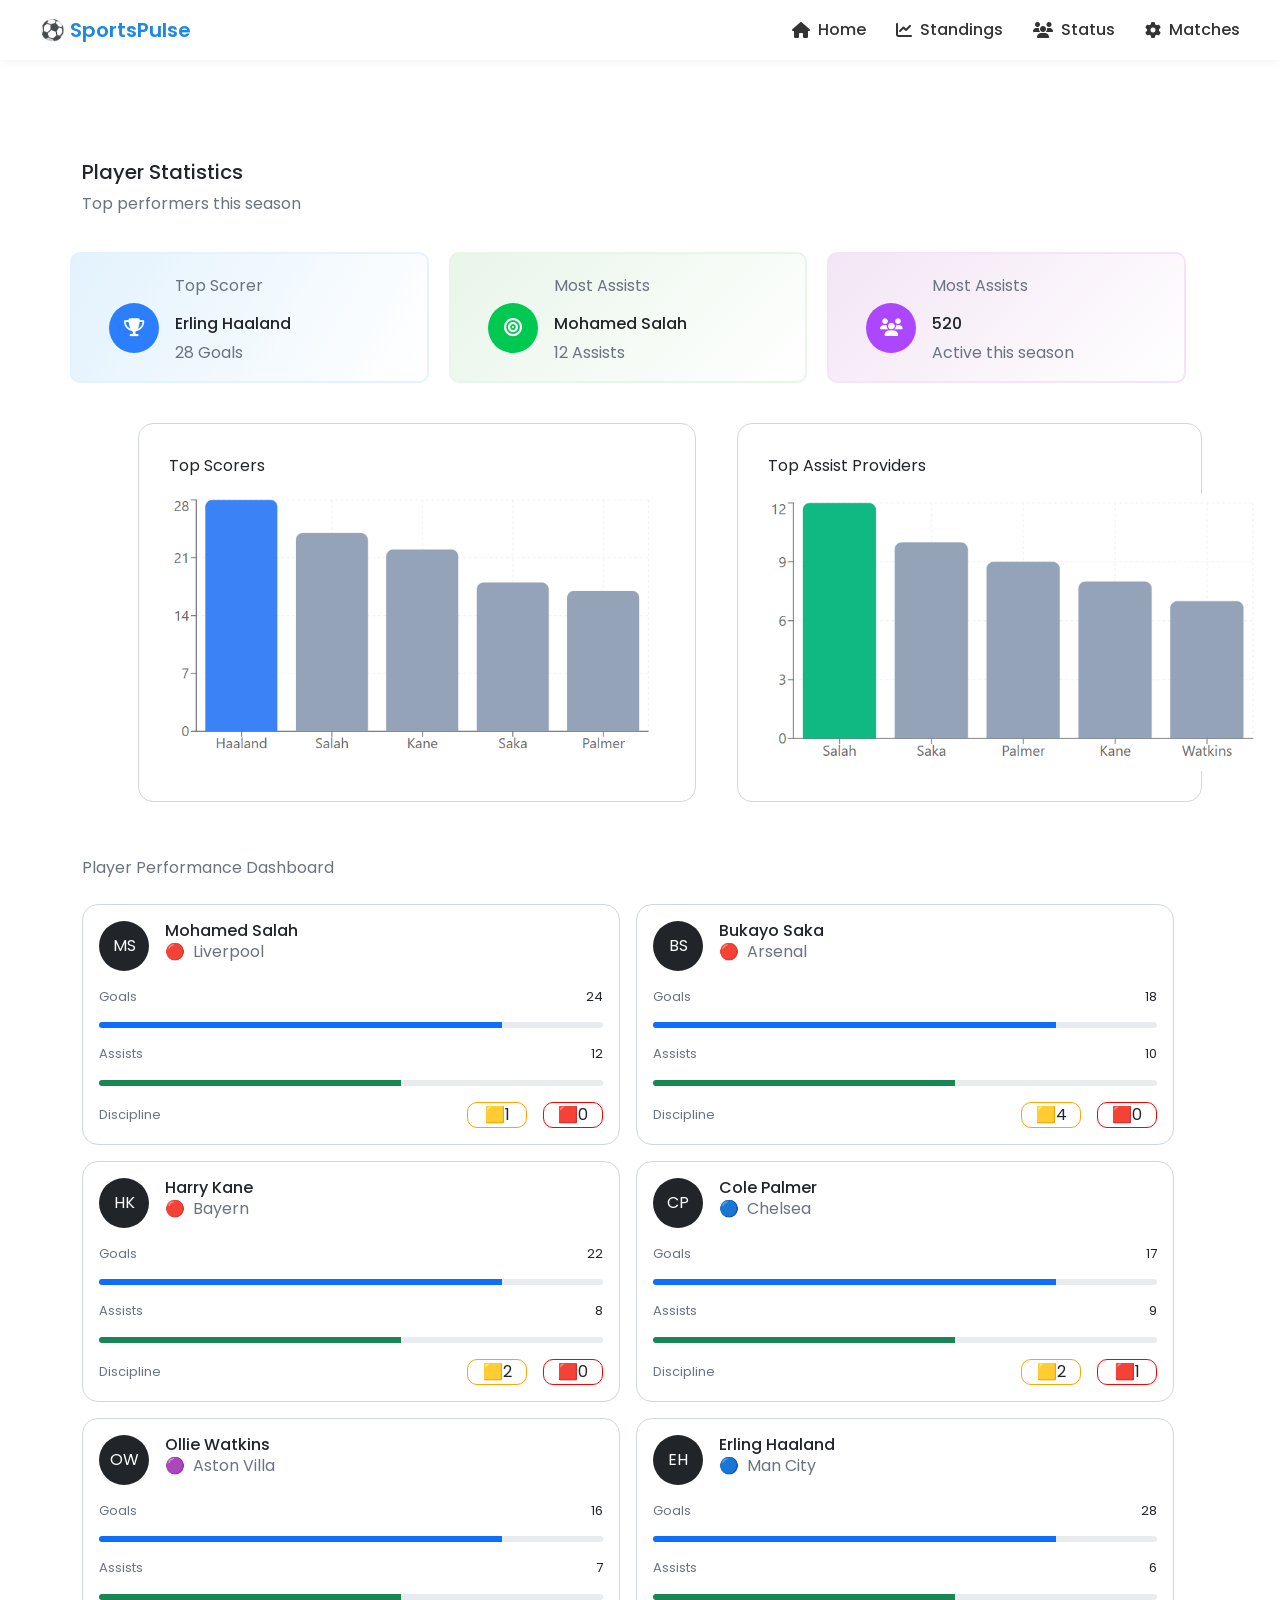
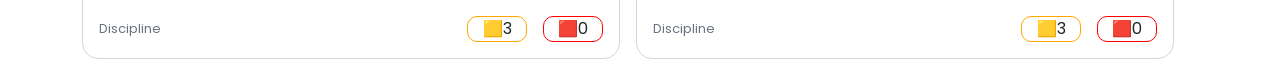
<file: index.html>
<!DOCTYPE html>
<html lang="en">
<head>
    <meta charset="UTF-8">
    <meta name="viewport" content="width=device-width, initial-scale=1.0">
    <title>SportsPulse</title>
    <link href="https://cdn.jsdelivr.net/npm/bootstrap@5.3.8/dist/css/bootstrap.min.css" rel="stylesheet" integrity="sha384-sRIl4kxILFvY47J16cr9ZwB07vP4J8+LH7qKQnuqkuIAvNWLzeN8tE5YBujZqJLB" crossorigin="anonymous">
    <link
  rel="stylesheet"
  href="https://cdnjs.cloudflare.com/ajax/libs/font-awesome/6.5.2/css/all.min.css"
  integrity="sha512-DTOQO9RWCH3ppGqcWaEA1BIZOC6xxalwEsw9c2QQeAIftl+Vegovlnee1c9QX4TctnWMn13TZye+giMm8e2LwA=="
  crossorigin="anonymous"
  referrerpolicy="no-referrer"
/>

<link href="https://fonts.googleapis.com/css2?family=Poppins:wght@400;500;600&display=swap" rel="stylesheet">

<link
  rel="stylesheet"
  href="https://cdnjs.cloudflare.com/ajax/libs/font-awesome/6.6.0/css/all.min.css"
  integrity="sha512-Kc323vGBEqzTmouAECnVceyQqyqdsSiqLQISBL29aUW4U/M7pSPA/gEUZQqv1cwx4OnYxTxve5UMg5GT6L4JJg=="
  crossorigin="anonymous"
  referrerpolicy="no-referrer"
/>

    <link rel="stylesheet" href="index.css">
</head>
<body>
   <nav class="navbar">
  <div class="logo">⚽ SportsPulse</div>

  <ul class="nav-links">
    <li><a href="#"><i class="fa-solid fa-house"></i> <span>Home</span></a></li>
    <li><a href="#"><i class="fa-solid fa-chart-line"></i> <span>Standings</span></a></li>
    <li><a href="#Status"><i class="fa-solid fa-users"></i> <span>Status</span></a></li>
    <li><a href="#"><i class="fa-solid fa-gear"></i> <span>Matches</span></a></li>
  </ul>
</nav>

    <main class="container w-100">
     <section class="player d-flex flex-column row">
      <article class="col">
        <h5>Player Statistics</h5>
        <p class="light">Top performers this season</p>
      </article>
 
      <section class="col-12 d-flex justify-content-between row box-card ">
        <!--first-->
        <article class="cards col-12 col-md-4 d-flex ">
        <div class="rounded-circle text-center me-3 d-flex justify-content-center icons one icons align-self-center col-3">
             <i class="fa-solid fa-trophy"></i>
        </div>
        <div class="d-flex flex-column align-items-start justify-content-end">
            <p>Top Scorer</p>
         <h6>Erling Haaland</h6>
         <p>28 Goals</p>
        </div>
         
        </article>


<!--second-->
        <article class="cards col-12 col-md-4  d-flex ">
        
        <div class="rounded-circle text-center two me-3 d-flex justify-content-center icons icons align-self-center col-3">
              <i class="fa-solid fa-bullseye"></i>
        </div>
         <div class="d-flex flex-column align-items-start justify-content-center">
            <p>Most Assists</p>
         <h6>Mohamed Salah</h6>
         <p>12 Assists</p>
         </div>
        </article>
     
     <!--third-->
        <article class="cards col-12 col-md-4  d-flex ">
        
        <div class="rounded-circle text-center three me-3 d-flex justify-content-center icons align-self-center col-3">
            <i class="fa-solid fa-users"></i>
           
        </div>
         <div class="d-flex flex-column align-items-start justify-content-center">
            <p>Most Assists</p>
         <h6>520</h6>
         <p>Active this season</p>
         </div>
        </article>
     
      </section>
       


      <section class="d-flex row gap-3 charts justify-content-evenly">
        <section class="col-lg-6 col-12 chart">
             <p>Top Scorers</p>
            <img src="Screenshot 2025-10-13 131412.png" alt="">
        </section>
        <section class="col-lg-5 col-12 chart">
             <p>Top Assist Providers</p>
            <img src="Screenshot 2025-10-13 131448.png" alt="">
        </section>
      </section>


      <section class="performance d-flex row">
        
        <section class=" py-4">
  <p class="mb-4 light">Player Performance Dashboard</p>

  <div class="row g-3">
   <!--1-->
    <div class="col-12 col-md-6">
      <div class="card p-3 ">
        <div class="d-flex align-items-start gap-3">
          <div class="rounded-circle bg-dark   text-white d-flex align-items-center justify-content-center" style="width:50px; height:50px;">
            MS
          </div>
          <article>
            <h6 class="mb-0">Mohamed Salah</h6>
            <div class="d-flex align-items-center gap-2">
              <span>🔴</span>
              <div class="light">Liverpool</div>
            </div>
          </article>
        </div>

        <div class="mt-3">
          <div class="d-flex justify-content-between">
            <p class="light mb-1">Goals</p>
            <p>24</p>
          </div>
          <div class="progress" style="height:6px;">
            <div class="progress-bar bg-primary" style="width: 80%;"></div>
          </div>
        </div>

        <div class="mt-3">
         <div class="d-flex justify-content-between">
           <p class="light mb-1">Assists</p>
           <p>12</p>
         </div>
          <div class="progress" style="height:6px;">
            <div class="progress-bar bg-success" style="width: 60%;"></div>
          </div>
        </div>

        <div class="mt-3 d-flex justify-content-between align-items-center">
          <p class="light mb-0">Discipline</p>
          <div class="d-flex gap-3 ">
            <div class="points text-center" style="border-color: orange;">
            🟨1 
          </div>
          <div class="points text-center red" style="border-color: red;">
            🟥0 
          </div>
          </div>
        </div>
      </div>
    </div>

    <!--2-->

    <div class="col-12 col-md-6">
      <div class="card p-3 ">
        <div class="d-flex align-items-start gap-3">
          <div class="rounded-circle bg-dark   text-white d-flex align-items-center justify-content-center" style="width:50px; height:50px;">
            BS
          </div>
          <article>
            <h6 class="mb-0">Bukayo Saka</h6>
            <div class="d-flex align-items-center gap-2">
              <span>🔴</span>
              <div class="light">Arsenal</div>
            </div>
          </article>
        </div>

        <div class="mt-3">
          <div class="d-flex justify-content-between">
            <p class="light mb-1">Goals</p>
            <p>18</p>
          </div>
          <div class="progress" style="height:6px;">
            <div class="progress-bar bg-primary" style="width: 80%;"></div>
          </div>
        </div>

        <div class="mt-3">
         <div class="d-flex justify-content-between">
           <p class="light mb-1">Assists</p>
           <p>10</p>
         </div>
          <div class="progress" style="height:6px;">
            <div class="progress-bar bg-success" style="width: 60%;"></div>
          </div>
        </div>

        <div class="mt-3 d-flex justify-content-between align-items-center">
          <p class="light mb-0">Discipline</p>
          <div class="d-flex gap-3 ">
            <div class="points text-center" style="border-color: orange;">
            🟨4
          </div>
          <div class="points text-center red" style="border-color: red;">
            🟥0 
          </div>
          </div>
        </div>
      </div>
    </div>

    <!--3-->
    <div class="col-12 col-md-6">
      <div class="card p-3 ">
        <div class="d-flex align-items-start gap-3">
          <div class="rounded-circle bg-dark   text-white d-flex align-items-center justify-content-center" style="width:50px; height:50px;">
            HK
          </div>
          <article>
            <h6 class="mb-0">Harry Kane</h6>
            <div class="d-flex align-items-center gap-2">
              <span>🔴</span>
              <div class="light">Bayern</div>
            </div>
          </article>
        </div>

        <div class="mt-3">
          <div class="d-flex justify-content-between">
            <p class="light mb-1">Goals</p>
            <p>22</p>
          </div>
          <div class="progress" style="height:6px;">
            <div class="progress-bar bg-primary" style="width: 80%;"></div>
          </div>
        </div>

        <div class="mt-3">
         <div class="d-flex justify-content-between">
           <p class="light mb-1">Assists</p>
           <p>8</p>
         </div>
          <div class="progress" style="height:6px;">
            <div class="progress-bar bg-success" style="width: 60%;"></div>
          </div>
        </div>

        <div class="mt-3 d-flex justify-content-between align-items-center">
          <p class="light mb-0">Discipline</p>
          <div class="d-flex gap-3 ">
            <div class="points text-center" style="border-color: orange;">
            🟨2
          </div>
          <div class="points text-center red" style="border-color: red;">
            🟥0 
          </div>
          </div>
        </div>
      </div>
    </div>

    <!--4-->
    <div class="col-12 col-md-6">
      <div class="card p-3 ">
        <div class="d-flex align-items-start gap-3">
          <div class="rounded-circle bg-dark   text-white d-flex align-items-center justify-content-center" style="width:50px; height:50px;">
            CP
          </div>
          <article>
            <h6 class="mb-0">Cole Palmer</h6>
            <div class="d-flex align-items-center gap-2">
              <span>🔵</span>
              <div class="light">Chelsea</div>
            </div>
          </article>
        </div>

        <div class="mt-3">
          <div class="d-flex justify-content-between">
            <p class="light mb-1">Goals</p>
            <p>17</p>
          </div>
          <div class="progress" style="height:6px;">
            <div class="progress-bar bg-primary" style="width: 80%;"></div>
          </div>
        </div>

        <div class="mt-3">
         <div class="d-flex justify-content-between">
           <p class="light mb-1">Assists</p>
           <p>9</p>
         </div>
          <div class="progress" style="height:6px;">
            <div class="progress-bar bg-success" style="width: 60%;"></div>
          </div>
        </div>

        <div class="mt-3 d-flex justify-content-between align-items-center">
          <p class="light mb-0">Discipline</p>
          <div class="d-flex gap-3 ">
            <div class="points text-center" style="border-color: orange;">
            🟨2
          </div>
          <div class="points text-center red" style="border-color: red;">
            🟥1
          </div>
          </div>
        </div>
      </div>
    </div>

    <!--5-->
    <div class="col-12 col-md-6">
      <div class="card p-3 ">
        <div class="d-flex align-items-start gap-3">
          <div class="rounded-circle bg-dark   text-white d-flex align-items-center justify-content-center" style="width:50px; height:50px;">
           OW
          </div>
          <article>
            <h6 class="mb-0">Ollie Watkins</h6>
            <div class="d-flex align-items-center gap-2">
              <span>🟣</span>
              <div class="light">Aston Villa</div>
            </div>
          </article>
        </div>

        <div class="mt-3">
          <div class="d-flex justify-content-between">
            <p class="light mb-1">Goals</p>
            <p>16</p>
          </div>
          <div class="progress" style="height:6px;">
            <div class="progress-bar bg-primary" style="width: 80%;"></div>
          </div>
        </div>

        <div class="mt-3">
         <div class="d-flex justify-content-between">
           <p class="light mb-1">Assists</p>
           <p>7</p>
         </div>
          <div class="progress" style="height:6px;">
            <div class="progress-bar bg-success" style="width: 60%;"></div>
          </div>
        </div>

        <div class="mt-3 d-flex justify-content-between align-items-center">
          <p class="light mb-0">Discipline</p>
          <div class="d-flex gap-3 ">
            <div class="points text-center" style="border-color: orange;">
            🟨3
          </div>
          <div class="points text-center red" style="border-color: red;">
            🟥0 
          </div>
          </div>
        </div>
      </div>
    </div>


    <!--6-->
    <div class="col-12 col-md-6">
      <div class="card p-3 ">
        <div class="d-flex align-items-start gap-3">
          <div class="rounded-circle bg-dark   text-white d-flex align-items-center justify-content-center" style="width:50px; height:50px;">
           EH
          </div>
          <article>
            <h6 class="mb-0">Erling Haaland</h6>
            <div class="d-flex align-items-center gap-2">
              <span>🔵</span>
              <div class="light">Man City</div>
            </div>
          </article>
        </div>

        <div class="mt-3">
          <div class="d-flex justify-content-between">
            <p class="light mb-1">Goals</p>
            <p>28</p>
          </div>
          <div class="progress" style="height:6px;">
            <div class="progress-bar bg-primary" style="width: 80%;"></div>
          </div>
        </div>

        <div class="mt-3">
         <div class="d-flex justify-content-between">
           <p class="light mb-1">Assists</p>
           <p>6</p>
         </div>
          <div class="progress" style="height:6px;">
            <div class="progress-bar bg-success" style="width: 60%;"></div>
          </div>
        </div>

        <div class="mt-3 d-flex justify-content-between align-items-center">
          <p class="light mb-0">Discipline</p>
          <div class="d-flex gap-3 ">
            <div class="points text-center" style="border-color: orange;">
            🟨3
          </div>
          <div class="points text-center red" style="border-color: red;">
            🟥0 
          </div>
          </div>
        </div>
      </div>
    </div>

    

    
      </div>
    </div>

  </div>
</section>

     
     </section>
    </main>
</body>
</html>
</file>
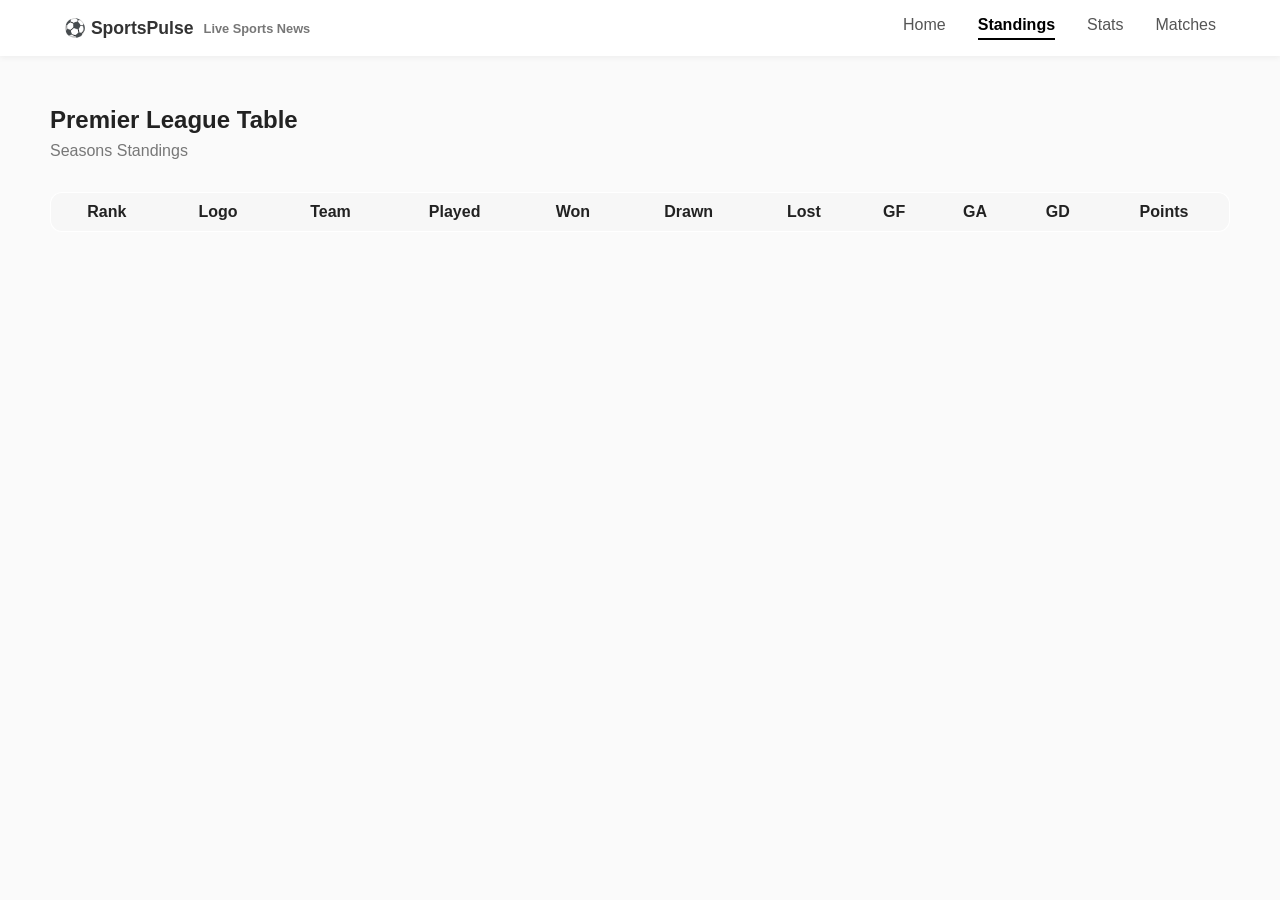
<file: standingsTableBage.html>
<!DOCTYPE html>
<html lang="en">

<head>
  <meta charset="UTF-8" />
  <meta name="viewport" content="width=device-width, initial-scale=1.0" />
  <title>Premier League Table</title>
  <link rel="stylesheet" href="style.css">
</head>

<body>
  <nav>
    <div class="logo">
      ⚽ SportsPulse <span>Live Sports News</span>
    </div>
    <div class="nav-links">
      <a href="#">Home</a>
      <a href="#" class="active">Standings</a>
      <a href="#">Stats</a>
      <a href="#">Matches</a>
    </div>
  </nav>

  <main>
    <h2>Premier League Table</h2>
    <p class="subtitle"><span id="season"></span> Seasons Standings</p>
    <table>
      <thead>
        <tr>
          <th>Rank</th>
          <th>Logo</th>
          <th>Team</th>
          <th>Played</th>
          <th>Won</th>
          <th>Drawn</th>
          <th>Lost</th>
          <th>GF</th>
          <th>GA</th>
          <th>GD</th>
          <th>Points</th>
        </tr>
      </thead>
      <tbody id="tbody">
      </tbody>
    </table>
  </main>
  <script src="script.js"></script>
</body>

</html>
</file>
<file: index.css>
body {
      font-family: "Poppins", sans-serif;
    }
    :root{

        --light :#6B7280;
        --card-blue: #e3f2fd;    
        --card-green: #e8f5e9;    
        --card-purple: #f3e5f5;
        --border: #d0d7de; 
    }
    .container{
       
    }

    /* Navbar style */
.navbar {
  width: 100%;
  background: #fff;
  box-shadow: 0 2px 10px rgba(0,0,0,0.05);
  padding: 15px 40px;
  display: flex;
  align-items: center;
  justify-content: space-between;
  position: sticky;
  top: 0;
  z-index: 1000;
}

.logo {
  font-weight: 600;
  font-size: 20px;
  color: var(--primary, #1e88e5);
}

.nav-links {
  list-style: none;
  display: flex;
  gap: 30px;
  margin: 0;
  padding: 0;
}

.nav-links li a {
  text-decoration: none;
  color: #333;
  font-weight: 500;
  display: flex;
  align-items: center;
  gap: 8px;
  transition: color 0.3s;
}

.nav-links li a:hover {
  color: var(--primary, #1e88e5);
}

@media (max-width: 768px) {
  .nav-links li a span {
    display: none; 
  }
  
  .nav-links {
    gap: 20px; 
  }
  
  .nav-links i {
    font-size: 20px;
  }
}

.player{
    margin-top: 100px;
}
.box-card{
  display: flex;
  gap: 20px; 
  justify-content: space-between;
  margin-top: 20px;
  width: 100% !important;
  
}
.cards > div >p,
.light{
    color: var(--light);
}
.cards{
    border-radius: 10px;
    transition: transform 0.3s ease, box-shadow 0.3s ease;
   padding-top: 20px !important;
   
    flex: 1 1 calc(33.333% - 20px);
  box-sizing: border-box;
}
 @media (max-width: 768px) {
  .cards {
    flex: 1 1 100%;
  }
}
.cards:hover {
  transform: translateY(-5px);
  box-shadow: 0 4px 15px rgba(0,0,0,0.1);
}
.cards:nth-child(1) {
  background: linear-gradient(120deg, #e3f2fd, #ffffff);
  border: 2px solid var(--card-blue);
}
.cards:nth-child(2) {
  background: linear-gradient(135deg, #e8f5e9, #ffffff);
  border: 2px solid var(--card-green);
}
.cards:nth-child(3) {
  background: linear-gradient(135deg, #f3e5f5, #ffffff);
  border: 2px solid var(--card-purple);
}

.icons{
    color: #fff;
   background-color: #6B7280;
    font-size: xx-large;
    margin-left: 25px ;
    width: 50px;
  height: 50px;
  align-items: center !important;
}
.icons i{
  font-size: large;
}

.charts{

margin: 30px;
margin-top: 40px !important;
}
.charts img{
    width: 500px;
    
}
.chart{
    padding: 30px;
    border-radius: 15px;
    border: 1px var(--border) solid;
}

.card{
  border: 1px solid var(--border) !important;
  border-radius: 16px;
  transition: transform 0.3s ease, box-shadow 0.3s ease;
}
.card:hover{
   transform: translateY(-5px);
  box-shadow: 0 4px 15px rgba(0,0,0,0.1);
}

.points{
  border-radius: 10px;
  border: 1px  solid;
  width: 60px;
}
.card p{
  font-size: small !important;
}

.one{
  background-color: #2B7FFF;
}
.two{
  background: #00C951;
}
.three{
  background: #AD46FF;
}
</file>
<file: style.css>
* {
  margin: 0;
  padding: 0;
  box-sizing: border-box;
  font-family: "Poppins", sans-serif;
}

body {
  background-color: #fafafa;
  color: #222;
}

nav {
  display: flex;
  justify-content: space-between;
  align-items: center;
  background: #fff;
  padding: 1rem 4rem;
  box-shadow: 0 2px 6px rgba(0, 0, 0, 0.05);
}

.logo {
  display: flex;
  align-items: center;
  gap: 10px;
  font-weight: 600;
  font-size: 1.1rem;
  color: #333;
}

.logo span {
  font-size: 0.8rem;
  color: #777;
}

.nav-links {
  display: flex;
  gap: 2rem;
}

.nav-links a {
  text-decoration: none;
  color: #555;
  font-weight: 500;
  transition: color 0.3s;
}

.nav-links a.active {
  color: #000;
  font-weight: 600;
  border-bottom: 2px solid #000;
  padding-bottom: 4px;

}

.nav-links a:hover {
  color: #000;
}

main {
  padding: 50px 50px;
}

.subtitle {
  color: #777;
  margin-top: 8px;
  margin-bottom: 2rem;
}

table {
  width: 100%;
  border-collapse: collapse;
  background: #fff;
  border: 1px solid #ddd;
   border-radius: 12px;
  overflow: hidden;
}

thead {
  background: #f7f7f7;
}

th,td {
  padding: 10px;
  text-align: center;
  border-bottom: 1px solid #ddd;
}

tr:hover {
  background: #f3f3f3;
}

.team-logo img {
  width: 35px;
  height: 35px;
  border-radius: 50%;
  object-fit: cover;
}
.points {
  font-weight: bold;
  color: #fff ;
  background-color: #000;
  padding: 5px;
  border-radius: 8px;
}
.theFirst {
  font-weight: bold;
}
</file>
